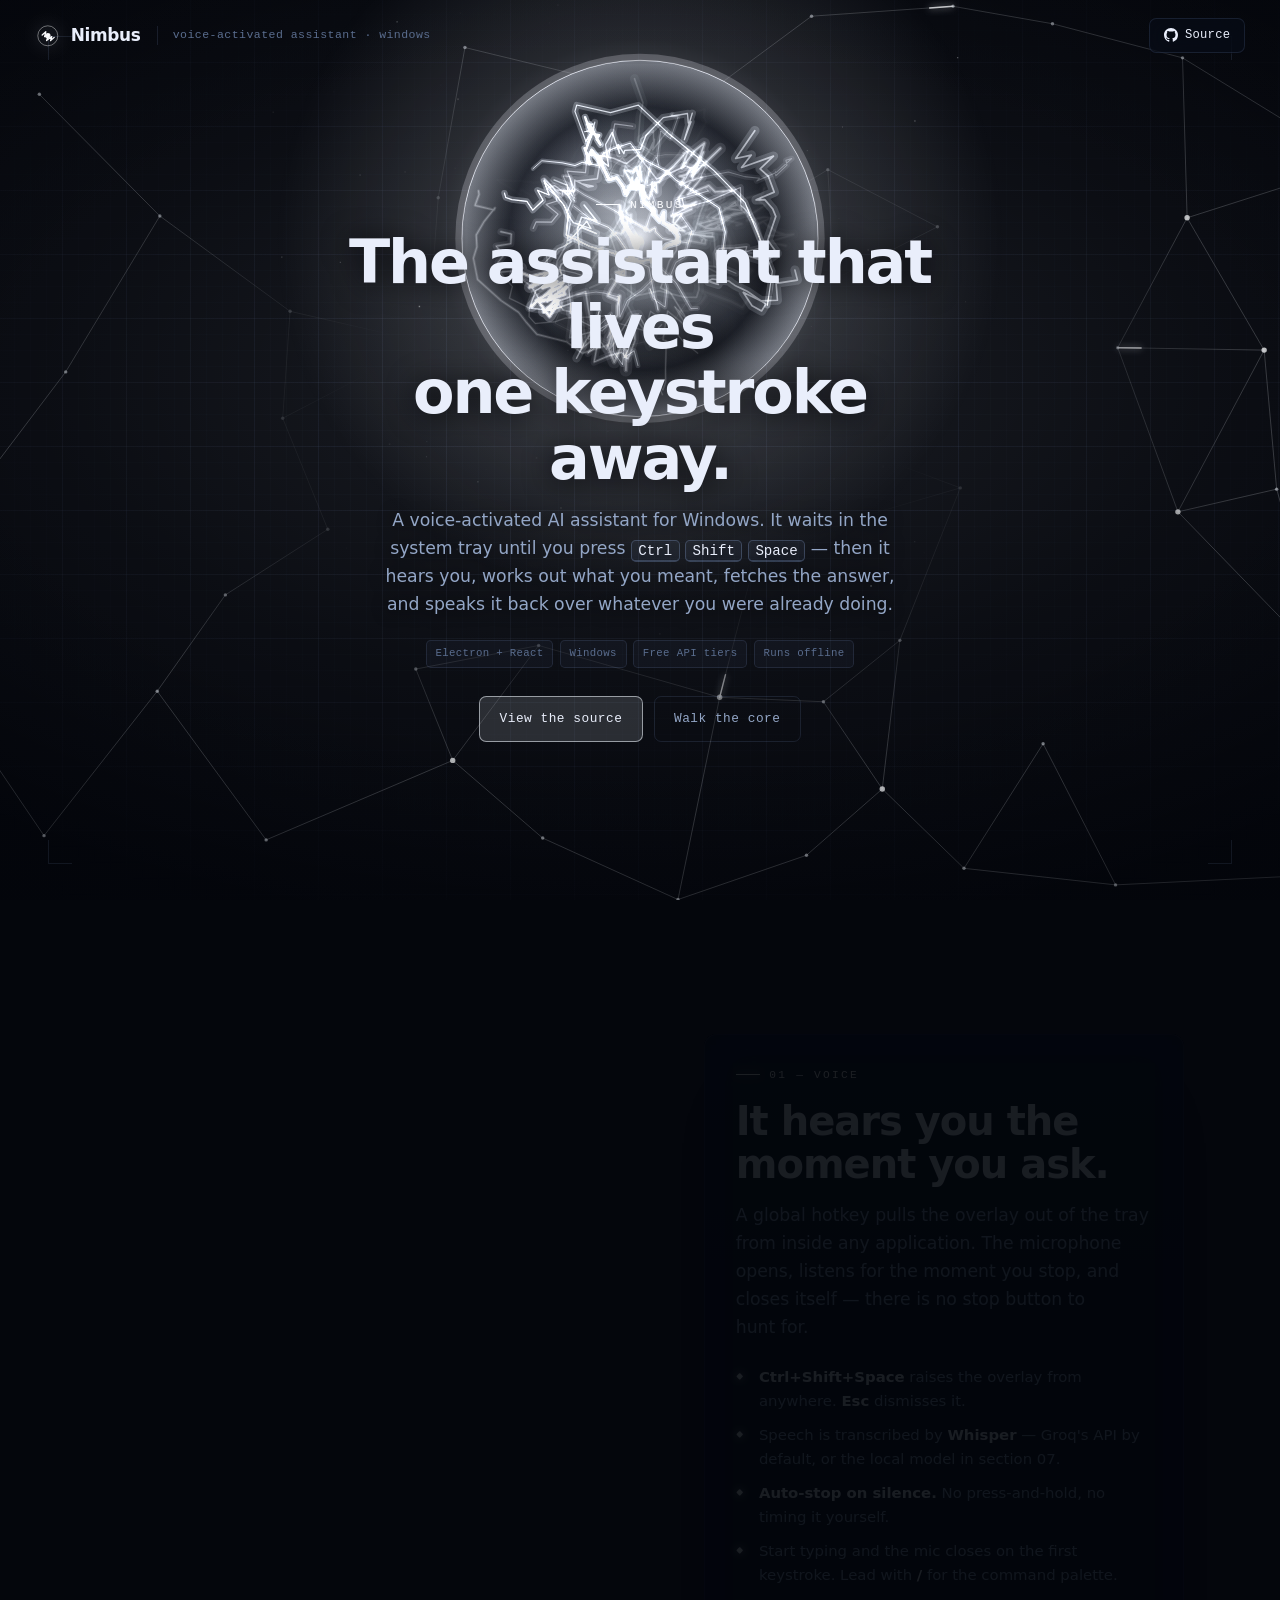
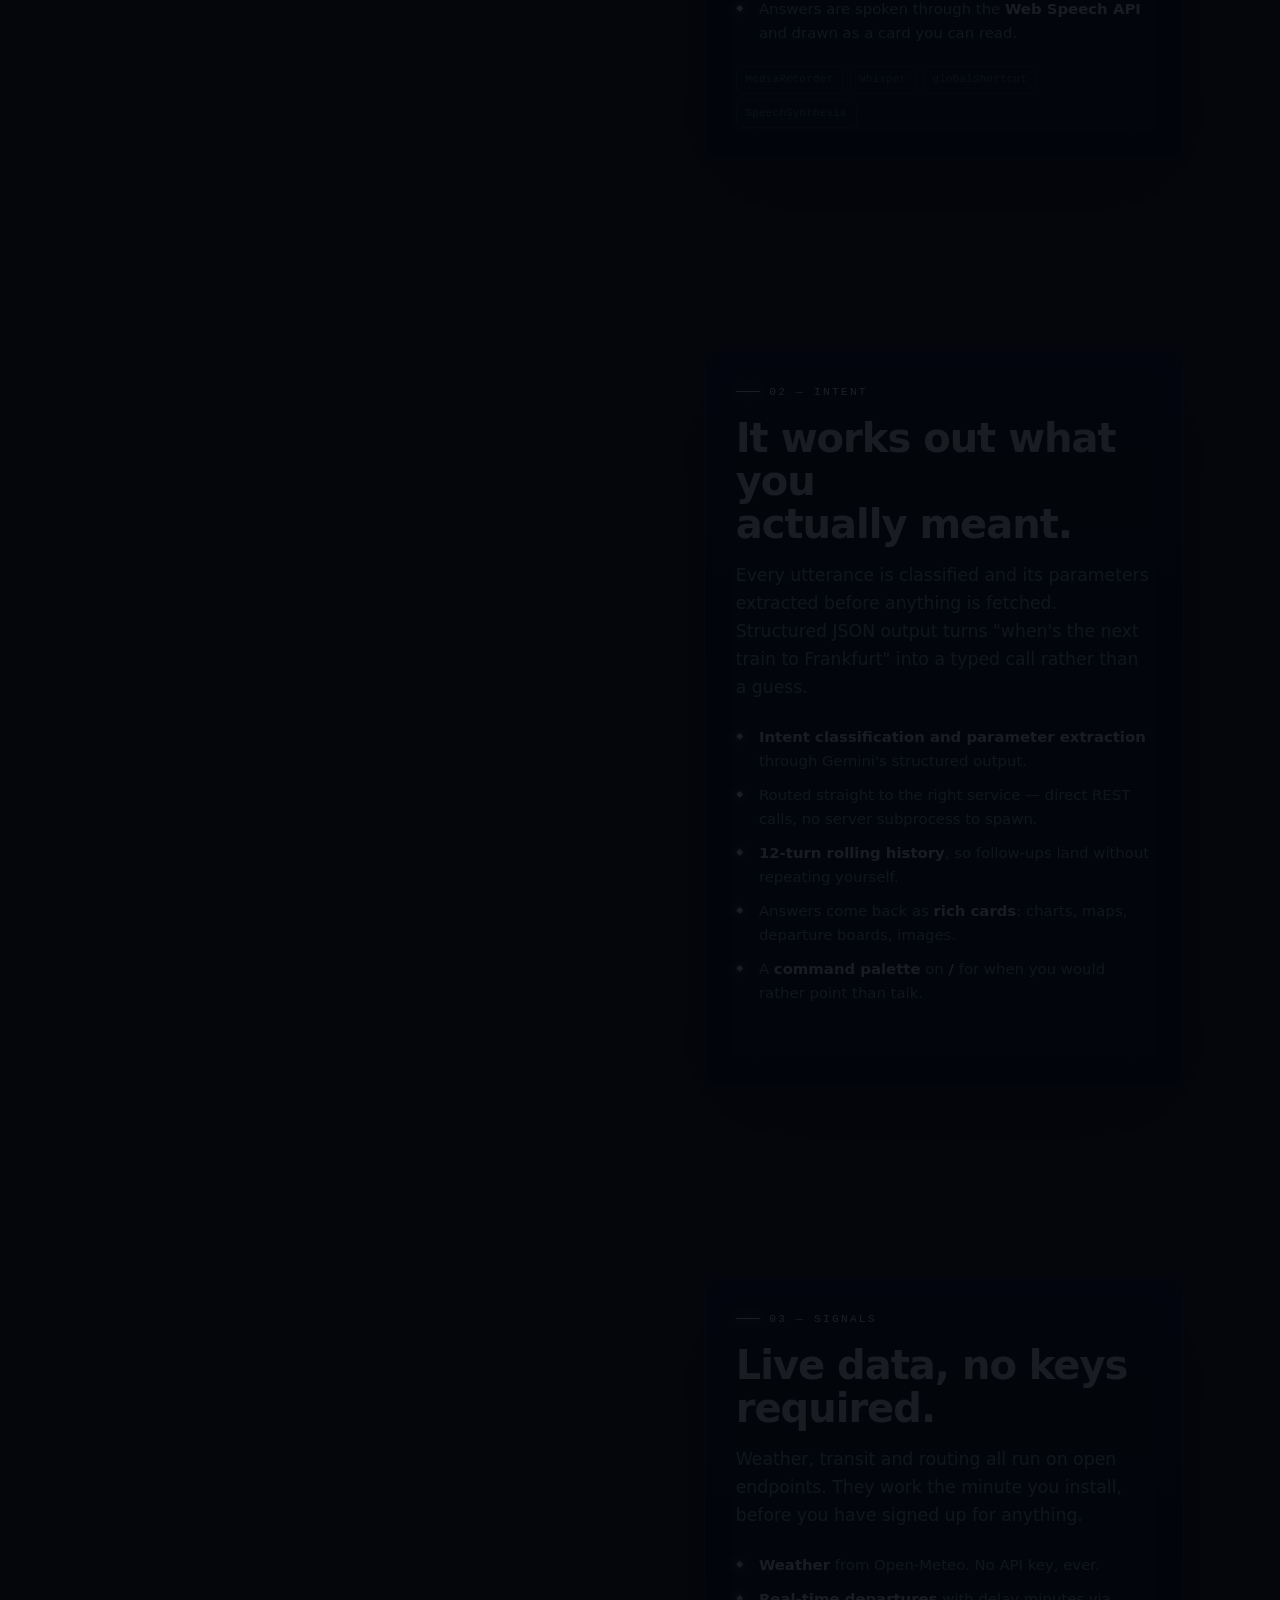
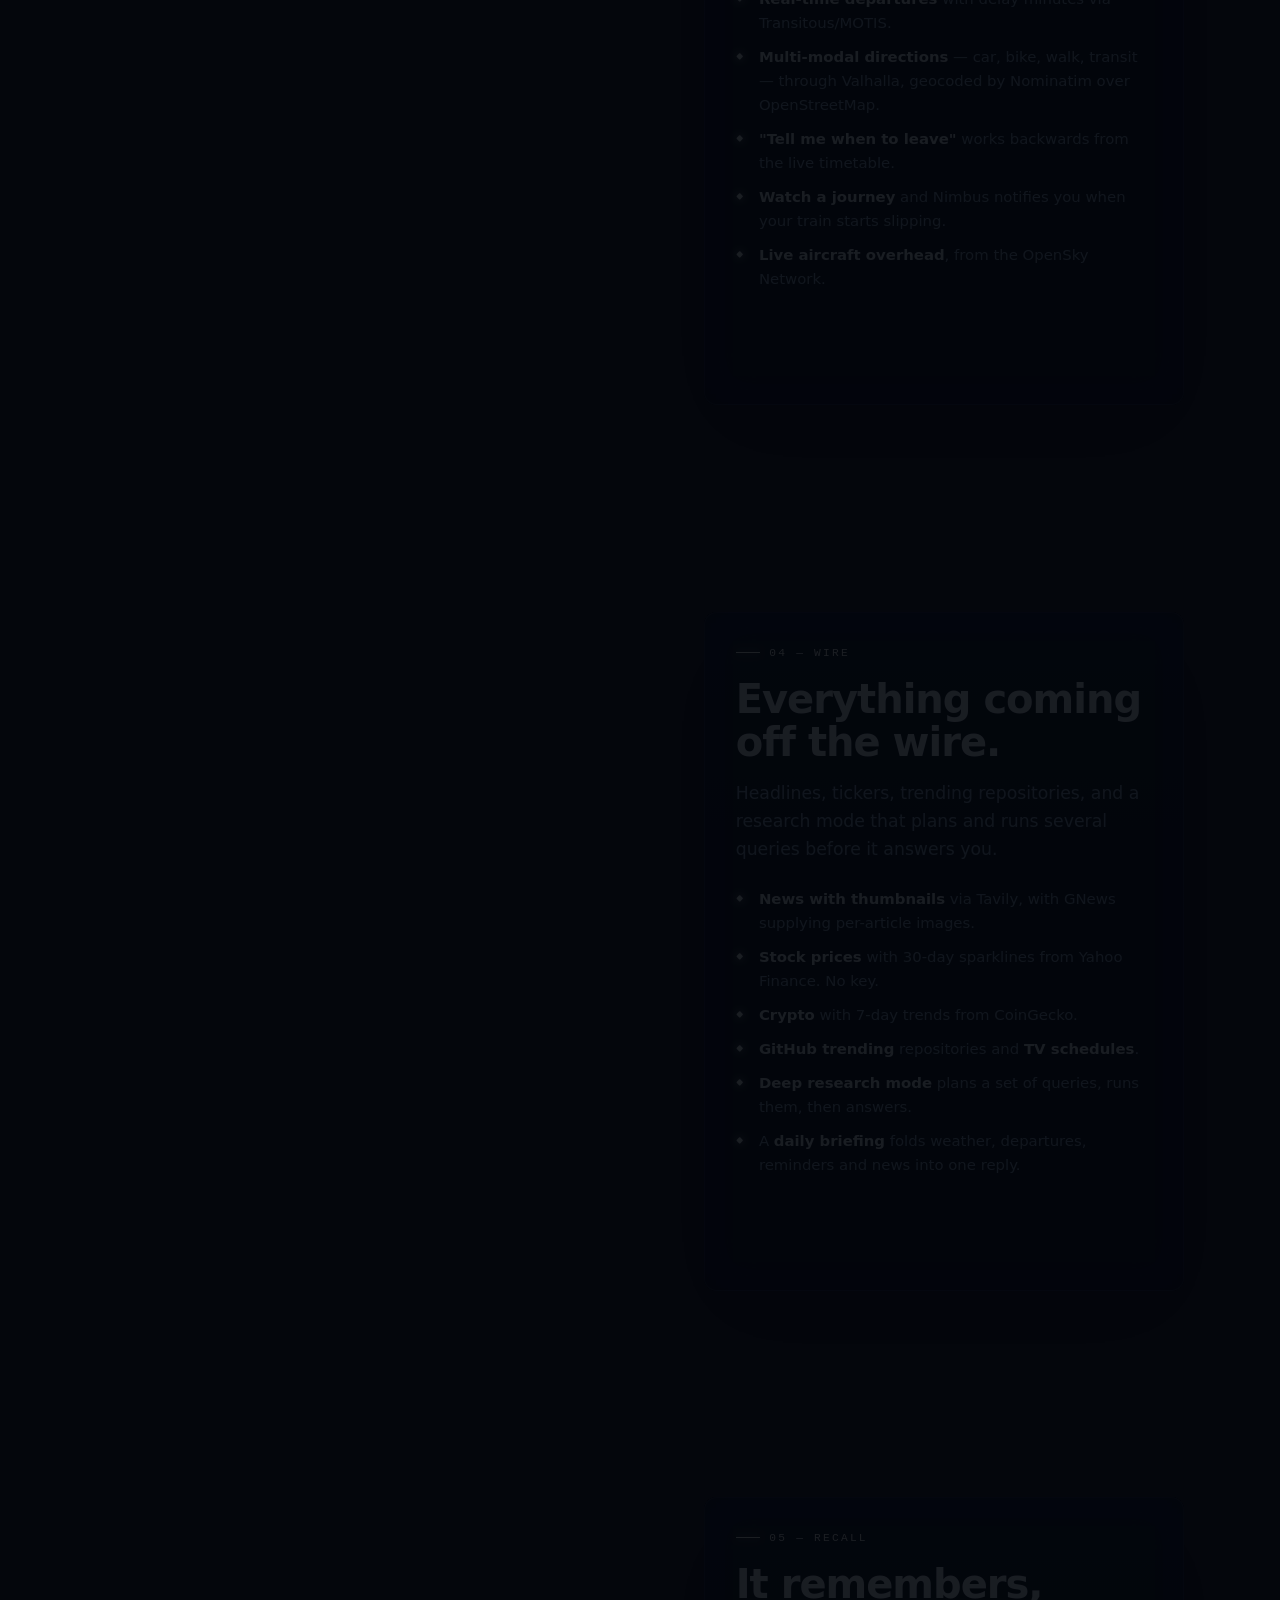
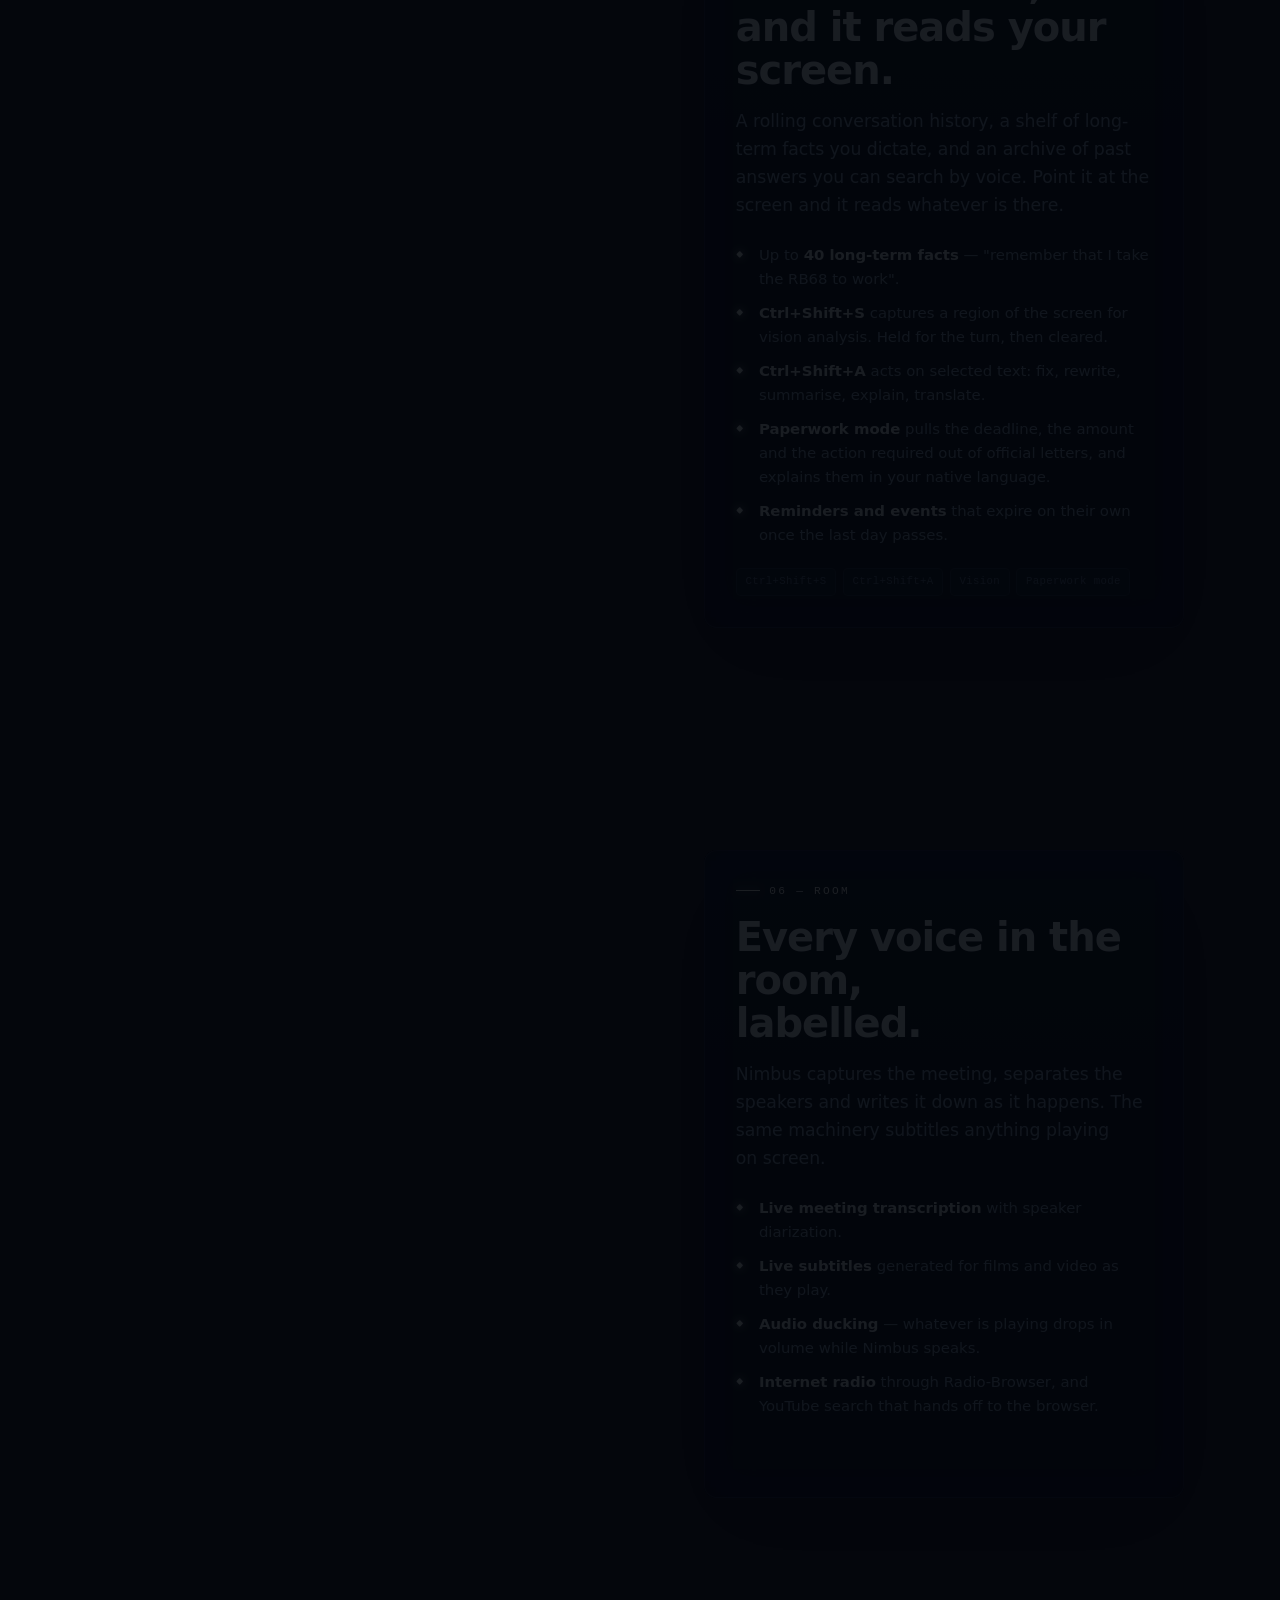
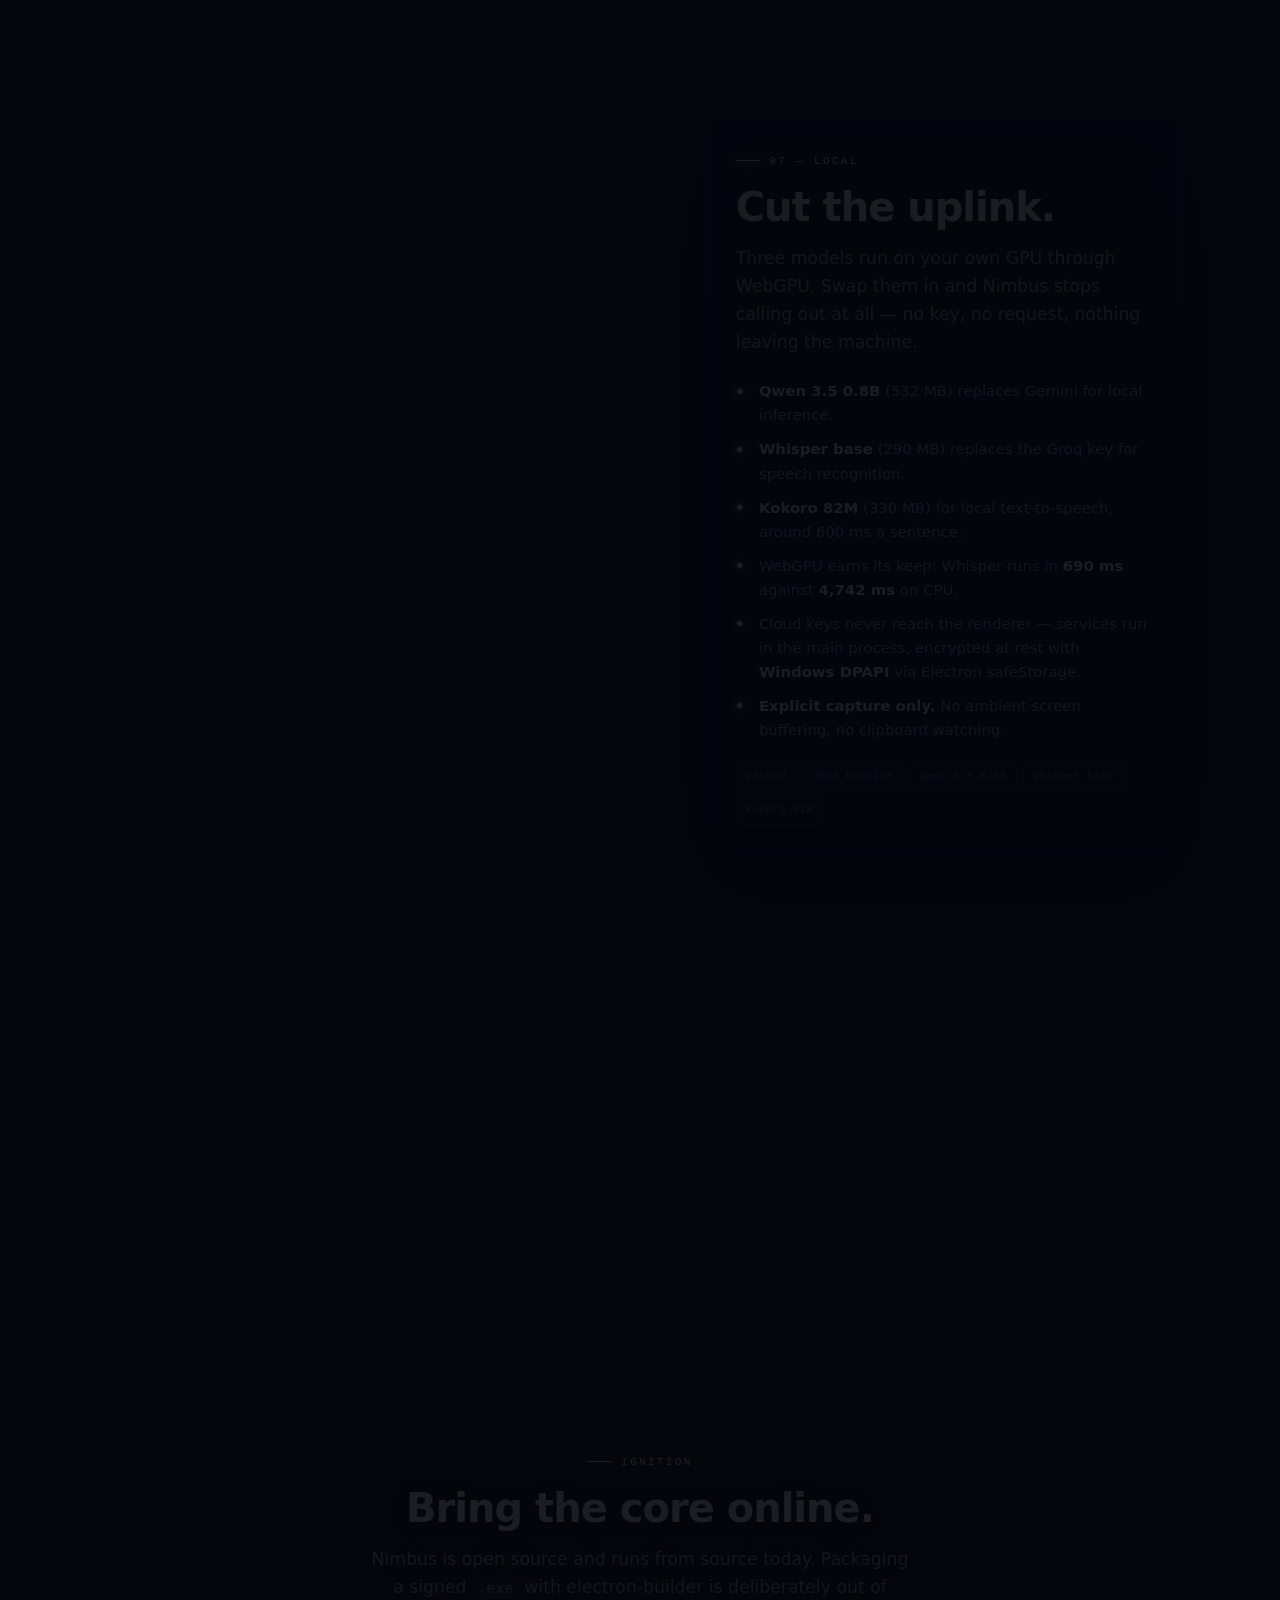
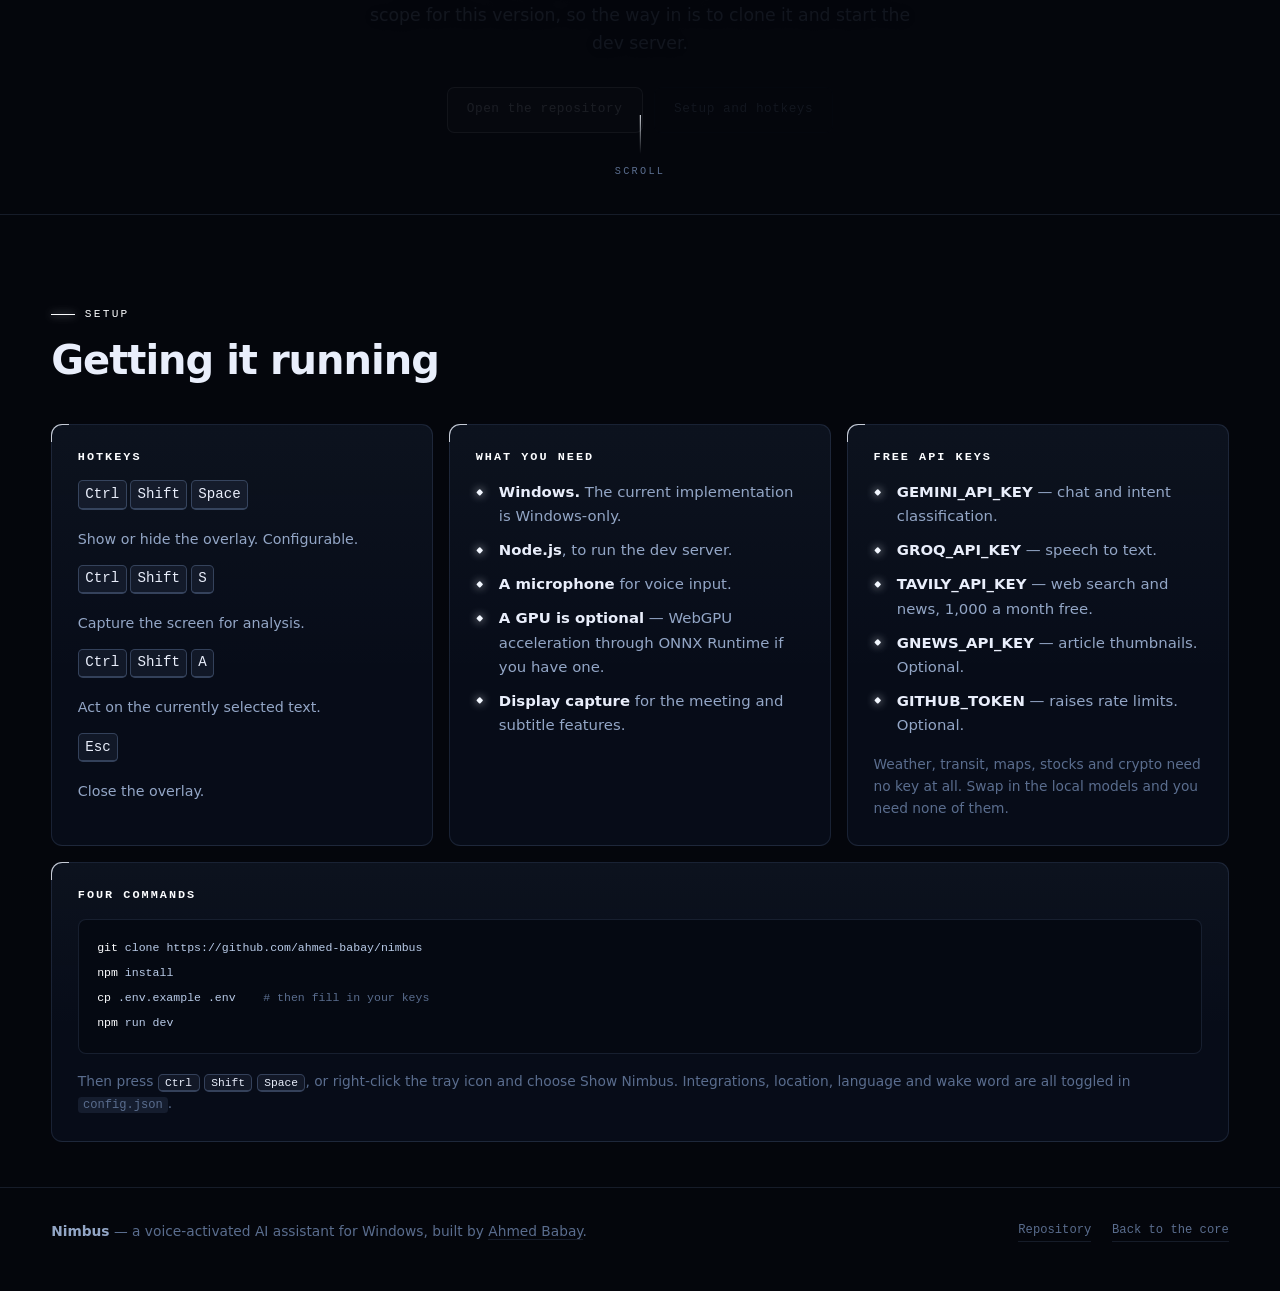
<file: index.html>
<!doctype html>
<html lang="en">
<head>
<meta charset="utf-8">
<meta name="viewport" content="width=device-width, initial-scale=1, viewport-fit=cover">
<title>Nimbus — a voice-activated AI assistant for Windows</title>
<meta name="description" content="Nimbus is a voice-activated AI assistant for Windows. Press Ctrl+Shift+Space and it listens, works out what you meant, and answers over whatever you were doing. Runs on local models if you want it to.">
<meta name="color-scheme" content="dark">
<meta name="theme-color" content="#04060c">

<meta property="og:type" content="website">
<meta property="og:title" content="Nimbus — a voice-activated AI assistant for Windows">
<meta property="og:description" content="One hotkey. Voice in, answers out — weather, transit, news, meeting transcription and local models that never leave your machine.">

<link rel="icon" href="assets/favicon.svg" type="image/svg+xml">
<link rel="stylesheet" href="assets/css/core.css">
<link rel="stylesheet" href="assets/css/stage.css">
<link rel="stylesheet" href="assets/css/formation.css">

<script>
  /* Set before first paint so the reveal states are armed. With
     scripting off this never runs and everything stays visible. */
  (function () {
    var d = document.documentElement;
    d.classList.add('js');

    /* Arm the opening sequence here rather than in formation.js, so
       the page is never painted once un-held and then blacked out. */
    var calm = false;
    try {
      calm = window.matchMedia &&
             window.matchMedia('(prefers-reduced-motion: reduce)').matches;
    } catch (e) {}

    if (!calm) {
      d.classList.add('is-intro');
      /* Backstop: if formation.js fails to load or throws, the hero
         must not stay hidden. Independent of that script. */
      setTimeout(function () { d.classList.remove('is-intro'); }, 6000);
    }
  })();
</script>
</head>
<body id="top">

<a class="skip" href="#main">Skip to content</a>

<header class="topbar">
  <a class="brand" href="#top">
    <svg class="brand__mark" viewBox="0 0 32 32" aria-hidden="true">
      <circle cx="16" cy="16" r="12.5" fill="none" stroke="rgb(var(--beam-2))" stroke-opacity=".5"/>
      <path d="M9 15 L13.5 11 L12 17 L17.5 14 L14.5 22 L21 17 L19.5 22 L24 18"
            fill="none" stroke="rgb(var(--beam-2))" stroke-width="1.6"
            stroke-linecap="round" stroke-linejoin="round"/>
      <circle cx="16" cy="16" r="3.4" fill="rgb(var(--beam-2))" fill-opacity=".95"/>
    </svg>
    Nimbus
  </a>
  <p class="brand__tag">voice-activated assistant · windows</p>

  <div class="topbar__spacer"></div>

  <a class="ghlink" href="https://github.com/ahmed-babay/nimbus" target="_blank" rel="noopener">
    <svg width="14" height="14" viewBox="0 0 16 16" fill="currentColor" aria-hidden="true">
      <path d="M8 0C3.58 0 0 3.58 0 8c0 3.54 2.29 6.53 5.47 7.59.4.07.55-.17.55-.38 0-.19-.01-.82-.01-1.49-2.01.37-2.53-.49-2.69-.94-.09-.23-.48-.94-.82-1.13-.28-.15-.68-.52-.01-.53.63-.01 1.08.58 1.23.82.72 1.21 1.87.87 2.33.66.07-.52.28-.87.51-1.07-1.78-.2-3.64-.89-3.64-3.95 0-.87.31-1.59.82-2.15-.08-.2-.36-1.02.08-2.12 0 0 .67-.21 2.2.82a7.4 7.4 0 0 1 2-.27c.68 0 1.36.09 2 .27 1.53-1.04 2.2-.82 2.2-.82.44 1.1.16 1.92.08 2.12.51.56.82 1.27.82 2.15 0 3.07-1.87 3.75-3.65 3.95.29.25.54.73.54 1.48 0 1.07-.01 1.93-.01 2.2 0 .21.15.46.55.38A8.01 8.01 0 0 0 16 8c0-4.42-3.58-8-8-8Z"/>
    </svg>
    <span>Source</span>
  </a>
</header>

<div class="hud" id="hud" aria-hidden="true">
  <div class="hud__row">
    <span class="hud__key">CORE</span>
    <span class="hud__val" id="hudBeat">CORE</span>
  </div>
  <div class="hud__row">
    <span class="hud__key">CHG</span>
    <span class="hud__val" id="hudCharge">000%</span>
    <span class="hud__meter"><i id="hudMeter"></i></span>
  </div>
</div>

<nav class="rail" id="rail" aria-label="Sections">
  <a href="#beat-open"><span>Core</span><i></i></a>
  <a href="#beat-voice"><span>01 Voice</span><i></i></a>
  <a href="#beat-intent"><span>02 Intent</span><i></i></a>
  <a href="#beat-signals"><span>03 Signals</span><i></i></a>
  <a href="#beat-wire"><span>04 Wire</span><i></i></a>
  <a href="#beat-recall"><span>05 Recall</span><i></i></a>
  <a href="#beat-room"><span>06 Room</span><i></i></a>
  <a href="#beat-local"><span>07 Local</span><i></i></a>
  <a href="#beat-close"><span>Ignition</span><i></i></a>
</nav>

<main id="main">
<div class="stack" id="stack">

  <!-- ============================================================
       THE STAGE: pinned for the whole scroll
       ============================================================ -->
  <div class="stage" id="stage">
    <div class="field" aria-hidden="true">
      <div class="field__grid"></div>
      <svg class="field__net" viewBox="0 0 1600 1000" preserveAspectRatio="xMidYMid slice" aria-hidden="true">
      <path class="net-edge" d="M591.9 844.9L550.9 743.4M591.9 844.9L691.9 931.2M591.9 844.9L687.4 717.2M1160 964.8L1069.2 876.6M1160 964.8L1247.9 826.3M1493.5 389L1507.4 543.5M1493.5 389L1330.8 386.3M605.5 52.8L762.9 91M605.5 52.8L575.8 219.7M550.9 743.4L687.4 717.2M39.2 690.9L63 818.2M39.2 690.9L54.5 555.2M137.8 928.5L63 818.2M137.8 928.5L263.6 768M266.5 240L411.2 345.9M266.5 240L132.6 104.8M575.8 219.7L563.9 381.1M691.9 931.2L842.2 999.5M54.5 555.2L161.9 413.2M453.1 588.1L403 464.7M453.1 588.1L339.3 661M563.9 381.1L622.5 501M563.9 381.1L411.2 345.9M888.5 774.8L1003.8 779.7M888.5 774.8L931.6 607.8M1008.7 188.5L1015.5 310.7M1008.7 188.5L1130.5 252M1008.7 188.5L878.6 267.3M990.6 18L886.7 94.8M990.6 18L1147.8 7M842.2 999.5L985 950.3M842.2 999.5L888.5 774.8M1155.9 542.1L1000.8 484.1M1155.9 542.1L1088.7 711.5M1155.9 542.1L931.6 607.8M403 464.7L411.2 345.9M403 464.7L563.9 381.1M1562.8 739L1507.4 543.5M1562.8 739L1571.6 971.3M1562.8 739L1397.7 568.7M687.4 717.2L888.5 774.8M1015.5 310.7L1130.5 252M1015.5 310.7L878.6 267.3M161.9 413.2L266.5 240M1069.2 876.6L985 950.3M1069.2 876.6L1003.8 779.7M1328.4 983.2L1160 964.8M1328.4 983.2L1247.9 826.3M886.7 94.8L762.9 91M760.3 441.7L622.5 501M760.3 441.7L563.9 381.1M760.3 441.7L878.6 267.3M1147.8 7L1258.3 26.4M1000.8 484.1L931.6 607.8M1594.9 182.3L1407.9 242M1594.9 182.3L1402.8 64.3M263.6 768L339.3 661M263.6 768L384.6 933.2M1402.8 64.3L1258.3 26.4M1402.8 64.3L1407.9 242M1330.8 386.3L1407.9 242M1571.6 971.3L1328.4 983.2M1088.7 711.5L1003.8 779.7M1088.7 711.5L1069.2 876.6M1397.7 568.7L1507.4 543.5M1397.7 568.7L1330.8 386.3M1397.7 568.7L1493.5 389M384.6 933.2L591.9 844.9M1407.9 242L1493.5 389"/>
      <path class="net-pulse" d="M563.9 381.1L403 464.7L453.1 588.1L339.3 661L263.6 768L384.6 933.2"/>
      <path class="net-pulse" d="M1147.8 7L990.6 18L886.7 94.8L762.9 91L605.5 52.8L575.8 219.7"/>
      <path class="net-pulse" d="M1330.8 386.3L1493.5 389L1397.7 568.7L1507.4 543.5L1562.8 739L1571.6 971.3"/>
      <path class="net-pulse" d="M888.5 774.8L931.6 607.8L1000.8 484.1L1155.9 542.1L1088.7 711.5L1003.8 779.7"/>
      <path class="net-pulse" d="M54.5 555.2L39.2 690.9L63 818.2L137.8 928.5L263.6 768L384.6 933.2"/>
      <circle class="net-node net-node--big" cx="591.9" cy="844.9" r="3"/>
      <circle class="net-node" cx="1160" cy="964.8" r="1.9"/>
      <circle class="net-node net-node--big" cx="1493.5" cy="389" r="3"/>
      <circle class="net-node" cx="605.5" cy="52.8" r="1.9"/>
      <circle class="net-node" cx="550.9" cy="743.4" r="1.9"/>
      <circle class="net-node" cx="39.2" cy="690.9" r="1.9"/>
      <circle class="net-node" cx="137.8" cy="928.5" r="1.9"/>
      <circle class="net-node" cx="266.5" cy="240" r="1.9"/>
      <circle class="net-node" cx="575.8" cy="219.7" r="1.9"/>
      <circle class="net-node" cx="691.9" cy="931.2" r="1.9"/>
      <circle class="net-node" cx="54.5" cy="555.2" r="1.9"/>
      <circle class="net-node" cx="453.1" cy="588.1" r="1.9"/>
      <circle class="net-node net-node--big" cx="563.9" cy="381.1" r="3"/>
      <circle class="net-node net-node--big" cx="888.5" cy="774.8" r="3"/>
      <circle class="net-node" cx="1008.7" cy="188.5" r="1.9"/>
      <circle class="net-node" cx="990.6" cy="18" r="1.9"/>
      <circle class="net-node" cx="842.2" cy="999.5" r="1.9"/>
      <circle class="net-node" cx="1155.9" cy="542.1" r="1.9"/>
      <circle class="net-node" cx="403" cy="464.7" r="1.9"/>
      <circle class="net-node" cx="1562.8" cy="739" r="1.9"/>
      <circle class="net-node" cx="687.4" cy="717.2" r="1.9"/>
      <circle class="net-node" cx="1015.5" cy="310.7" r="1.9"/>
      <circle class="net-node" cx="161.9" cy="413.2" r="1.9"/>
      <circle class="net-node" cx="878.6" cy="267.3" r="1.9"/>
      <circle class="net-node net-node--big" cx="1069.2" cy="876.6" r="3"/>
      <circle class="net-node" cx="985" cy="950.3" r="1.9"/>
      <circle class="net-node" cx="1328.4" cy="983.2" r="1.9"/>
      <circle class="net-node" cx="886.7" cy="94.8" r="1.9"/>
      <circle class="net-node" cx="760.3" cy="441.7" r="1.9"/>
      <circle class="net-node" cx="132.6" cy="104.8" r="1.9"/>
      <circle class="net-node" cx="1147.8" cy="7" r="1.9"/>
      <circle class="net-node" cx="1000.8" cy="484.1" r="1.9"/>
      <circle class="net-node" cx="1594.9" cy="182.3" r="1.9"/>
      <circle class="net-node" cx="762.9" cy="91" r="1.9"/>
      <circle class="net-node" cx="263.6" cy="768" r="1.9"/>
      <circle class="net-node" cx="1402.8" cy="64.3" r="1.9"/>
      <circle class="net-node" cx="1247.9" cy="826.3" r="1.9"/>
      <circle class="net-node" cx="1330.8" cy="386.3" r="1.9"/>
      <circle class="net-node" cx="1571.6" cy="971.3" r="1.9"/>
      <circle class="net-node" cx="1088.7" cy="711.5" r="1.9"/>
      <circle class="net-node" cx="1130.5" cy="252" r="1.9"/>
      <circle class="net-node net-node--big" cx="1397.7" cy="568.7" r="3"/>
      <circle class="net-node" cx="622.5" cy="501" r="1.9"/>
      <circle class="net-node" cx="1507.4" cy="543.5" r="1.9"/>
      <circle class="net-node" cx="931.6" cy="607.8" r="1.9"/>
      <circle class="net-node" cx="384.6" cy="933.2" r="1.9"/>
      <circle class="net-node" cx="63" cy="818.2" r="1.9"/>
      <circle class="net-node net-node--big" cx="1407.9" cy="242" r="3"/>
      <circle class="net-node" cx="1003.8" cy="779.7" r="1.9"/>
      <circle class="net-node" cx="411.2" cy="345.9" r="1.9"/>
      <circle class="net-node" cx="1258.3" cy="26.4" r="1.9"/>
      <circle class="net-node" cx="339.3" cy="661" r="1.9"/>
      </svg>
      <div class="field__marks"><i></i><i></i><i></i><i></i></div>
      <div class="field__vignette"></div>
    </div>

    <!-- The core. Every arc is generated per frame in orb.js -
         no video, no sprite sheet. -->
    <canvas id="orb" aria-hidden="true"></canvas>
    <div class="orb-fallback" aria-hidden="true"></div>
  </div>

  <!-- ============================================================
       THE SCORE: copy scrolls past the pinned core
       ============================================================ -->
  <div class="beats" id="beats">

    <section class="beat beat--open" id="beat-open">
      <div class="beat__panel">
        <p class="eyebrow reveal">Nimbus</p>
        <h1 class="reveal" style="--rd:70ms">The assistant that lives<br>one keystroke away.</h1>
        <p class="lede reveal" style="--rd:150ms">
          A voice-activated AI assistant for Windows. It waits in the system tray
          until you press <kbd>Ctrl</kbd> <kbd>Shift</kbd> <kbd>Space</kbd> — then it
          hears you, works out what you meant, fetches the answer, and speaks it back
          over whatever you were already doing.
        </p>
        <div class="chips reveal" style="--rd:230ms">
          <span class="chip">Electron + React</span>
          <span class="chip">Windows</span>
          <span class="chip">Free API tiers</span>
          <span class="chip">Runs offline</span>
        </div>
        <div class="cta reveal" style="--rd:310ms">
          <a class="btn" href="https://github.com/ahmed-babay/nimbus" target="_blank" rel="noopener">View the source</a>
          <a class="btn btn--ghost" href="#beat-voice">Walk the core</a>
        </div>
      </div>
      <div class="cue" aria-hidden="true"><i></i>Scroll</div>
    </section>

    <section class="beat" id="beat-voice">
      <div class="beat__panel">
        <p class="eyebrow reveal">01 — Voice</p>
        <h2 class="reveal" style="--rd:70ms">It hears you the moment you ask.</h2>
        <p class="lede reveal" style="--rd:130ms">
          A global hotkey pulls the overlay out of the tray from inside any
          application. The microphone opens, listens for the moment you stop, and
          closes itself — there is no stop button to hunt for.
        </p>
        <ul class="ticks reveal" style="--rd:190ms">
          <li><b>Ctrl+Shift+Space</b> raises the overlay from anywhere. <b>Esc</b> dismisses it.</li>
          <li>Speech is transcribed by <b>Whisper</b> — Groq's API by default, or the local model in section 07.</li>
          <li><b>Auto-stop on silence.</b> No press-and-hold, no timing it yourself.</li>
          <li>Start typing and the mic closes on the first keystroke. Lead with <b>/</b> for the command palette.</li>
          <li>Answers are spoken through the <b>Web Speech API</b> and drawn as a card you can read.</li>
        </ul>
        <div class="chips reveal" style="--rd:250ms">
          <span class="chip">MediaRecorder</span>
          <span class="chip">Whisper</span>
          <span class="chip">globalShortcut</span>
          <span class="chip">SpeechSynthesis</span>
        </div>
      </div>
    </section>

    <section class="beat" id="beat-intent">
      <div class="beat__panel">
        <p class="eyebrow reveal">02 — Intent</p>
        <h2 class="reveal" style="--rd:70ms">It works out what you<br>actually meant.</h2>
        <p class="lede reveal" style="--rd:130ms">
          Every utterance is classified and its parameters extracted before anything is
          fetched. Structured JSON output turns "when's the next train to Frankfurt"
          into a typed call rather than a guess.
        </p>
        <ul class="ticks reveal" style="--rd:190ms">
          <li><b>Intent classification and parameter extraction</b> through Gemini's structured output.</li>
          <li>Routed straight to the right service — direct REST calls, no server subprocess to spawn.</li>
          <li><b>12-turn rolling history</b>, so follow-ups land without repeating yourself.</li>
          <li>Answers come back as <b>rich cards</b>: charts, maps, departure boards, images.</li>
          <li>A <b>command palette</b> on <b>/</b> for when you would rather point than talk.</li>
        </ul>
        <div class="chips reveal" style="--rd:250ms">
          <span class="chip">Gemini</span>
          <span class="chip">Structured output</span>
          <span class="chip">Response cards</span>
        </div>
      </div>
    </section>

    <section class="beat" id="beat-signals">
      <div class="beat__panel">
        <p class="eyebrow reveal">03 — Signals</p>
        <h2 class="reveal" style="--rd:70ms">Live data, no keys required.</h2>
        <p class="lede reveal" style="--rd:130ms">
          Weather, transit and routing all run on open endpoints. They work the minute
          you install, before you have signed up for anything.
        </p>
        <ul class="ticks reveal" style="--rd:190ms">
          <li><b>Weather</b> from Open-Meteo. No API key, ever.</li>
          <li><b>Real-time departures</b> with delay minutes via Transitous/MOTIS.</li>
          <li><b>Multi-modal directions</b> — car, bike, walk, transit — through Valhalla, geocoded by Nominatim over OpenStreetMap.</li>
          <li><b>"Tell me when to leave"</b> works backwards from the live timetable.</li>
          <li><b>Watch a journey</b> and Nimbus notifies you when your train starts slipping.</li>
          <li><b>Live aircraft overhead</b>, from the OpenSky Network.</li>
        </ul>
        <div class="chips reveal" style="--rd:250ms">
          <span class="chip">Open-Meteo</span>
          <span class="chip">Transitous / MOTIS</span>
          <span class="chip">Valhalla</span>
          <span class="chip">Nominatim</span>
          <span class="chip">OpenSky</span>
        </div>
      </div>
    </section>

    <section class="beat" id="beat-wire">
      <div class="beat__panel">
        <p class="eyebrow reveal">04 — Wire</p>
        <h2 class="reveal" style="--rd:70ms">Everything coming<br>off the wire.</h2>
        <p class="lede reveal" style="--rd:130ms">
          Headlines, tickers, trending repositories, and a research mode that plans and
          runs several queries before it answers you.
        </p>
        <ul class="ticks reveal" style="--rd:190ms">
          <li><b>News with thumbnails</b> via Tavily, with GNews supplying per-article images.</li>
          <li><b>Stock prices</b> with 30-day sparklines from Yahoo Finance. No key.</li>
          <li><b>Crypto</b> with 7-day trends from CoinGecko.</li>
          <li><b>GitHub trending</b> repositories and <b>TV schedules</b>.</li>
          <li><b>Deep research mode</b> plans a set of queries, runs them, then answers.</li>
          <li>A <b>daily briefing</b> folds weather, departures, reminders and news into one reply.</li>
        </ul>
        <div class="chips reveal" style="--rd:250ms">
          <span class="chip">Tavily</span>
          <span class="chip">GNews</span>
          <span class="chip">Yahoo Finance</span>
          <span class="chip">CoinGecko</span>
          <span class="chip">GitHub REST</span>
          <span class="chip">TVMaze</span>
        </div>
      </div>
    </section>

    <section class="beat" id="beat-recall">
      <div class="beat__panel">
        <p class="eyebrow reveal">05 — Recall</p>
        <h2 class="reveal" style="--rd:70ms">It remembers,<br>and it reads your screen.</h2>
        <p class="lede reveal" style="--rd:130ms">
          A rolling conversation history, a shelf of long-term facts you dictate, and an
          archive of past answers you can search by voice. Point it at the screen and it
          reads whatever is there.
        </p>
        <ul class="ticks reveal" style="--rd:190ms">
          <li>Up to <b>40 long-term facts</b> — "remember that I take the RB68 to work".</li>
          <li><b>Ctrl+Shift+S</b> captures a region of the screen for vision analysis. Held for the turn, then cleared.</li>
          <li><b>Ctrl+Shift+A</b> acts on selected text: fix, rewrite, summarise, explain, translate.</li>
          <li><b>Paperwork mode</b> pulls the deadline, the amount and the action required out of official letters, and explains them in your native language.</li>
          <li><b>Reminders and events</b> that expire on their own once the last day passes.</li>
        </ul>
        <div class="chips reveal" style="--rd:250ms">
          <span class="chip">Ctrl+Shift+S</span>
          <span class="chip">Ctrl+Shift+A</span>
          <span class="chip">Vision</span>
          <span class="chip">Paperwork mode</span>
        </div>
      </div>
    </section>

    <section class="beat" id="beat-room">
      <div class="beat__panel">
        <p class="eyebrow reveal">06 — Room</p>
        <h2 class="reveal" style="--rd:70ms">Every voice in the room,<br>labelled.</h2>
        <p class="lede reveal" style="--rd:130ms">
          Nimbus captures the meeting, separates the speakers and writes it down as it
          happens. The same machinery subtitles anything playing on screen.
        </p>
        <ul class="ticks reveal" style="--rd:190ms">
          <li><b>Live meeting transcription</b> with speaker diarization.</li>
          <li><b>Live subtitles</b> generated for films and video as they play.</li>
          <li><b>Audio ducking</b> — whatever is playing drops in volume while Nimbus speaks.</li>
          <li><b>Internet radio</b> through Radio-Browser, and YouTube search that hands off to the browser.</li>
        </ul>
        <div class="chips reveal" style="--rd:250ms">
          <span class="chip">Diarization</span>
          <span class="chip">Live subtitles</span>
          <span class="chip">Radio-Browser</span>
          <span class="chip">Ducking</span>
        </div>
      </div>
    </section>

    <section class="beat" id="beat-local">
      <div class="beat__panel">
        <p class="eyebrow reveal">07 — Local</p>
        <h2 class="reveal" style="--rd:70ms">Cut the uplink.</h2>
        <p class="lede reveal" style="--rd:130ms">
          Three models run on your own GPU through WebGPU. Swap them in and Nimbus stops
          calling out at all — no key, no request, nothing leaving the machine.
        </p>
        <ul class="ticks reveal" style="--rd:190ms">
          <li><b>Qwen 3.5 0.8B</b> (532 MB) replaces Gemini for local inference.</li>
          <li><b>Whisper base</b> (290 MB) replaces the Groq key for speech recognition.</li>
          <li><b>Kokoro 82M</b> (330 MB) for local text-to-speech, around 600 ms a sentence.</li>
          <li>WebGPU earns its keep: Whisper runs in <b>690 ms</b> against <b>4,742 ms</b> on CPU.</li>
          <li>Cloud keys never reach the renderer — services run in the main process, encrypted at rest with <b>Windows DPAPI</b> via Electron safeStorage.</li>
          <li><b>Explicit capture only.</b> No ambient screen buffering, no clipboard watching.</li>
        </ul>
        <div class="chips reveal" style="--rd:250ms">
          <span class="chip">WebGPU</span>
          <span class="chip">ONNX Runtime</span>
          <span class="chip">Qwen 3.5 0.8B</span>
          <span class="chip">Whisper base</span>
          <span class="chip">Kokoro 82M</span>
        </div>
      </div>
    </section>

    <section class="beat beat--close" id="beat-close">
      <div class="beat__panel">
        <p class="eyebrow reveal">Ignition</p>
        <h2 class="reveal" style="--rd:70ms">Bring the core online.</h2>
        <p class="lede reveal" style="--rd:130ms">
          Nimbus is open source and runs from source today. Packaging a signed
          <code>.exe</code> with electron-builder is deliberately out of scope for this
          version, so the way in is to clone it and start the dev server.
        </p>
        <div class="cta reveal" style="--rd:210ms">
          <a class="btn" href="https://github.com/ahmed-babay/nimbus" target="_blank" rel="noopener">Open the repository</a>
          <a class="btn btn--ghost" href="#setup">Setup and hotkeys</a>
        </div>
      </div>
    </section>

  </div><!-- /.beats -->
</div><!-- /.stack -->

<section class="outro" id="setup">
  <div class="shell">
    <p class="eyebrow reveal">Setup</p>
    <h2 class="reveal" style="--rd:60ms">Getting it running</h2>

    <div class="grid">
      <div class="panel reveal" style="--rd:120ms">
        <h3>Hotkeys</h3>
        <dl class="deflist">
          <dt><kbd>Ctrl</kbd><kbd>Shift</kbd><kbd>Space</kbd></dt>
          <dd>Show or hide the overlay. Configurable.</dd>
          <dt><kbd>Ctrl</kbd><kbd>Shift</kbd><kbd>S</kbd></dt>
          <dd>Capture the screen for analysis.</dd>
          <dt><kbd>Ctrl</kbd><kbd>Shift</kbd><kbd>A</kbd></dt>
          <dd>Act on the currently selected text.</dd>
          <dt><kbd>Esc</kbd></dt>
          <dd>Close the overlay.</dd>
        </dl>
      </div>

      <div class="panel reveal" style="--rd:180ms">
        <h3>What you need</h3>
        <ul class="ticks">
          <li><b>Windows.</b> The current implementation is Windows-only.</li>
          <li><b>Node.js</b>, to run the dev server.</li>
          <li><b>A microphone</b> for voice input.</li>
          <li><b>A GPU is optional</b> — WebGPU acceleration through ONNX Runtime if you have one.</li>
          <li><b>Display capture</b> for the meeting and subtitle features.</li>
        </ul>
      </div>

      <div class="panel reveal" style="--rd:240ms">
        <h3>Free API keys</h3>
        <ul class="ticks">
          <li><b>GEMINI_API_KEY</b> — chat and intent classification.</li>
          <li><b>GROQ_API_KEY</b> — speech to text.</li>
          <li><b>TAVILY_API_KEY</b> — web search and news, 1,000 a month free.</li>
          <li><b>GNEWS_API_KEY</b> — article thumbnails. Optional.</li>
          <li><b>GITHUB_TOKEN</b> — raises rate limits. Optional.</li>
        </ul>
        <p class="note">Weather, transit, maps, stocks and crypto need no key at all. Swap in the local models and you need none of them.</p>
      </div>
    </div>

    <div class="panel panel--wide reveal" style="--rd:120ms">
      <h3>Four commands</h3>
      <pre class="code"><code><span class="p">git</span> clone https://github.com/ahmed-babay/nimbus
<span class="p">npm</span> install
<span class="p">cp</span> .env.example .env    <span class="c"># then fill in your keys</span>
<span class="p">npm</span> run dev</code></pre>
      <p class="note">
        Then press <kbd>Ctrl</kbd> <kbd>Shift</kbd> <kbd>Space</kbd>, or right-click the
        tray icon and choose Show Nimbus. Integrations, location, language and wake word
        are all toggled in <code>config.json</code>.
      </p>
    </div>
  </div>
</section>

<footer class="foot">
  <div class="shell foot__inner">
    <p>
      <b>Nimbus</b> — a voice-activated AI assistant for Windows,
      built by <a href="https://github.com/ahmed-babay" target="_blank" rel="noopener">Ahmed Babay</a>.
    </p>
    <p class="foot__links">
      <a href="https://github.com/ahmed-babay/nimbus" target="_blank" rel="noopener">Repository</a>
      <a href="#top">Back to the core</a>
    </p>
  </div>
</footer>
</main>

<script src="assets/js/beats.js"></script>
<script src="assets/js/orb.js"></script>
<script src="assets/js/app.js"></script>
<script src="assets/js/formation.js"></script>
</body>
</html>
</file>
<file: assets/css/core.css>
/* ============================================================
   Nimbus - core tokens, reset, chrome, content.

   Dark, terminal-adjacent. The accent colour is not fixed: the
   orb's palette shifts as you scroll and app.js writes the
   current beam colour back into --beam, so every accent on the
   page - rules, chips, links, the HUD - drifts with it.
   ============================================================ */

:root {
  color-scheme: dark;

  /* --- surfaces ------------------------------------------- */
  --void: #04060c;
  --void-2: #070b15;
  --panel: rgba(11, 18, 33, .58);
  --panel-solid: #0a1120;
  --line: rgba(150, 180, 235, .13);
  --line-strong: rgba(150, 180, 235, .26);

  /* --- type ----------------------------------------------- */
  --ink: #e9eefb;
  --dim: #93a6c6;
  --faint: #5a6d8e;

  /* --- the live accent, driven by the orb ------------------ */
  --beam: 79 124 255;
  --beam-2: 125 211 252;

  /* --- fonts ---------------------------------------------- */
  --sans: ui-sans-serif, system-ui, "Segoe UI Variable Text", "Segoe UI",
          Inter, Roboto, "Helvetica Neue", Arial, sans-serif;
  --mono: ui-monospace, "Cascadia Mono", "SF Mono", "JetBrains Mono",
          Consolas, "Liberation Mono", monospace;

  --ease: cubic-bezier(.4, .05, .18, 1);
  --shell: min(78rem, 100%);
}

/* ---------------------------------------------------------- reset */
*, *::before, *::after { box-sizing: border-box; }

html {
  -webkit-text-size-adjust: 100%;
  scroll-behavior: smooth;
  /* clip rather than hidden: `hidden` would make this a scroll
     container and break `position: sticky` on the stage */
  overflow-x: clip;
  background: var(--void);
}

body {
  margin: 0;
  background: var(--void);
  color: var(--ink);
  font-family: var(--sans);
  font-size: clamp(1rem, .95rem + .22vw, 1.08rem);
  line-height: 1.62;
  -webkit-font-smoothing: antialiased;
}

h1, h2, h3 {
  margin: 0;
  line-height: 1.08;
  font-weight: 620;
  letter-spacing: -.025em;
}
p { margin: 0; }
img, svg, canvas { display: block; max-width: 100%; }
a { color: inherit; }
button { font: inherit; color: inherit; }

::selection { background: rgb(var(--beam) / .32); color: var(--ink); }

:focus-visible {
  outline: 2px solid rgb(var(--beam));
  outline-offset: 3px;
  border-radius: 4px;
}

.vh {
  position: absolute;
  width: 1px; height: 1px;
  margin: -1px; padding: 0; border: 0;
  clip-path: inset(50%);
  overflow: hidden;
  white-space: nowrap;
}

.skip {
  position: fixed; top: .5rem; left: .5rem; z-index: 200;
  padding: .6rem 1rem;
  border: 1px solid var(--line-strong);
  border-radius: .5rem;
  background: var(--panel-solid);
  text-decoration: none;
  transform: translateY(-180%);
  transition: transform .2s var(--ease);
}
.skip:focus-visible { transform: none; }

/* ---------------------------------------------------------- top bar */
.topbar {
  position: fixed; inset: 0 0 auto 0; z-index: 60;
  display: flex; align-items: center; gap: 1rem;
  padding: 1.1rem clamp(1rem, 3vw, 2.2rem);
  pointer-events: none;
}
.topbar > * { pointer-events: auto; }

.brand {
  display: inline-flex; align-items: center; gap: .62rem;
  font-weight: 640; font-size: 1.06rem;
  letter-spacing: -.02em;
  text-decoration: none;
}
.brand__mark {
  width: 1.6rem; height: 1.6rem; flex: none;
  filter: drop-shadow(0 0 10px rgb(var(--beam) / .55));
}

.brand__tag {
  padding-left: .95rem;
  border-left: 1px solid var(--line);
  font-family: var(--mono);
  font-size: .72rem;
  letter-spacing: .04em;
  color: var(--faint);
}
@media (max-width: 54rem) { .brand__tag { display: none; } }

.topbar__spacer { margin-left: auto; }

.ghlink {
  display: inline-flex; align-items: center; gap: .45rem;
  padding: .44rem .85rem;
  border: 1px solid var(--line);
  border-radius: .45rem;
  background: rgba(8, 14, 26, .55);
  backdrop-filter: blur(14px);
  -webkit-backdrop-filter: blur(14px);
  font-family: var(--mono);
  font-size: .76rem; letter-spacing: .02em;
  text-decoration: none;
  transition: border-color .25s, color .25s, box-shadow .25s;
}
.ghlink:hover {
  border-color: rgb(var(--beam) / .55);
  box-shadow: 0 0 22px -6px rgb(var(--beam) / .5);
}
@media (max-width: 32rem) { .ghlink span { display: none; } }

/* ---------------------------------------------------------- HUD */
/* Bottom-left readout: which beat, and the live core state. */
.hud {
  position: fixed; z-index: 55;
  left: clamp(1rem, 3vw, 2.2rem);
  bottom: clamp(1rem, 3vw, 1.8rem);
  display: grid; gap: .5rem;
  font-family: var(--mono); font-size: .7rem;
  letter-spacing: .08em;
  color: var(--faint);
  opacity: 0;
  transition: opacity .6s var(--ease);
}
.hud.is-on { opacity: 1; }

.hud__row { display: flex; align-items: center; gap: .55rem; }
.hud__key { color: var(--faint); }
.hud__val { color: rgb(var(--beam-2)); }

.hud__meter {
  width: 6.5rem; height: 3px;
  border-radius: 2px;
  background: rgb(150 180 235 / .14);
  overflow: hidden;
}
.hud__meter i {
  display: block; height: 100%;
  width: var(--w, 0%);
  border-radius: 2px;
  background: linear-gradient(90deg, rgb(var(--beam)), rgb(var(--beam-2)));
  box-shadow: 0 0 10px rgb(var(--beam) / .8);
}

/* beat rail, right side */
.rail {
  position: fixed; z-index: 55;
  right: clamp(1rem, 3vw, 2.2rem); top: 50%;
  transform: translateY(-50%);
  display: grid; gap: .55rem;
  opacity: 0; visibility: hidden;
  transition: opacity .6s var(--ease), visibility .6s;
}
.rail.is-on { opacity: 1; visibility: visible; }

.rail a {
  display: flex; align-items: center; justify-content: flex-end;
  gap: .6rem;
  text-decoration: none;
  font-family: var(--mono); font-size: .66rem;
  letter-spacing: .1em; text-transform: uppercase;
  color: var(--faint);
  transition: color .3s;
}
.rail a span {
  opacity: 0; transform: translateX(6px);
  transition: opacity .3s var(--ease), transform .3s var(--ease);
}
.rail a i {
  display: block; flex: none;
  width: 1.4rem; height: 2px;
  border-radius: 1px;
  background: currentColor;
  opacity: .4;
  transition: width .35s var(--ease), opacity .35s, box-shadow .35s;
}
.rail a:hover { color: var(--ink); }
.rail a:hover span { opacity: 1; transform: none; }
.rail .is-current { color: rgb(var(--beam-2)); }
.rail .is-current i {
  width: 2.4rem; opacity: 1;
  box-shadow: 0 0 12px rgb(var(--beam) / .9);
}
@media (max-width: 64rem) { .rail { display: none; } }

/* On narrow screens the panel reaches the bottom of the screen,
   so the HUD would sit underneath it. */
@media (max-width: 62rem) { .hud { display: none; } }

/* ---------------------------------------------------------- prose */
.eyebrow {
  display: flex; align-items: center; gap: .6rem;
  margin-bottom: 1rem;
  font-family: var(--mono); font-size: .7rem;
  letter-spacing: .2em; text-transform: uppercase;
  color: rgb(var(--beam-2));
}
.eyebrow::before {
  content: "";
  width: 1.5rem; height: 1px;
  background: currentColor;
  box-shadow: 0 0 8px rgb(var(--beam) / .8);
}

.lede {
  margin-top: 1rem;
  color: var(--dim);
  text-wrap: pretty;
}

.ticks {
  margin: 1.4rem 0 0; padding: 0;
  list-style: none;
  display: grid; gap: .62rem;
  font-size: .93rem;
}
.ticks li {
  position: relative;
  padding-left: 1.45rem;
  color: var(--dim);
}
.ticks li::before {
  content: "";
  position: absolute;
  left: .1rem; top: .62em;
  width: .34rem; height: .34rem;
  border-radius: 1px;
  background: rgb(var(--beam));
  box-shadow: 0 0 8px rgb(var(--beam) / .9);
  transform: rotate(45deg);
}
.ticks b { color: var(--ink); font-weight: 560; }

.chips { margin-top: 1.3rem; display: flex; flex-wrap: wrap; gap: .4rem; }
.chip {
  padding: .26rem .55rem;
  border: 1px solid var(--line);
  border-radius: .3rem;
  background: rgb(150 180 235 / .04);
  font-family: var(--mono); font-size: .67rem;
  letter-spacing: .03em;
  color: var(--faint);
}

kbd {
  padding: .1rem .4rem;
  border: 1px solid var(--line-strong);
  border-bottom-width: 2px;
  border-radius: .3rem;
  background: rgb(150 180 235 / .07);
  color: var(--ink);
  font-family: var(--mono); font-size: .82em;
  white-space: nowrap;
}

.btn {
  display: inline-flex; align-items: center; gap: .5rem;
  padding: .72rem 1.2rem;
  border: 1px solid rgb(var(--beam) / .55);
  border-radius: .45rem;
  background: rgb(var(--beam) / .14);
  color: var(--ink);
  font-family: var(--mono);
  font-size: .8rem; letter-spacing: .04em;
  text-decoration: none;
  transition: background-color .25s, box-shadow .25s, transform .25s var(--ease);
}
.btn:hover {
  background: rgb(var(--beam) / .26);
  box-shadow: 0 0 30px -6px rgb(var(--beam) / .8);
  transform: translateY(-2px);
}
.btn--ghost {
  border-color: var(--line);
  background: transparent;
  color: var(--dim);
}
.btn--ghost:hover {
  border-color: rgb(var(--beam) / .5);
  background: rgb(var(--beam) / .08);
  color: var(--ink);
}

/* ---------------------------------------------------------- ground level */
.outro {
  position: relative; z-index: 2;
  padding: clamp(4rem, 10vh, 7rem) 0 clamp(2rem, 5vh, 3.5rem);
  background: var(--void);
  border-top: 1px solid var(--line);
}
.outro h2 { font-size: clamp(1.7rem, 1.3rem + 1.7vw, 2.5rem); }

.shell {
  width: var(--shell);
  margin-inline: auto;
  padding-inline: clamp(1rem, 4vw, 2.2rem);
}

.grid {
  margin-top: 2.6rem;
  display: grid; gap: 1rem;
  grid-template-columns: repeat(auto-fit, minmax(17rem, 1fr));
}

.panel {
  position: relative;
  padding: clamp(1.15rem, 2vw, 1.7rem);
  border: 1px solid var(--line);
  border-radius: .7rem;
  background:
    linear-gradient(rgb(150 180 235 / .035), transparent 60%),
    var(--panel);
}
/* a bright corner tick, like a schematic callout */
.panel::before {
  content: "";
  position: absolute; top: -1px; left: -1px;
  width: 1.1rem; height: 1.1rem;
  border-top: 1px solid rgb(var(--beam) / .8);
  border-left: 1px solid rgb(var(--beam) / .8);
  border-radius: .7rem 0 0 0;
}
.panel h3 {
  margin-bottom: 1.05rem;
  font-family: var(--mono);
  font-size: .74rem; font-weight: 600;
  letter-spacing: .17em; text-transform: uppercase;
  color: rgb(var(--beam-2));
}
.panel .ticks { margin-top: 0; }
.panel--wide { margin-top: 1rem; }

.deflist { margin: 0; display: grid; gap: .85rem; }
.deflist dt { display: flex; gap: .22rem; flex-wrap: wrap; }
.deflist dd { margin: .3rem 0 0; color: var(--dim); font-size: .89rem; }

.code {
  margin: 0 0 1rem;
  padding: 1.05rem 1.15rem;
  overflow-x: auto;
  border: 1px solid var(--line);
  border-radius: .5rem;
  background: #050912;
  font-family: var(--mono);
  font-size: .82rem;
  line-height: 1.9;
  color: #b9cbe8;
}
.code .p { color: rgb(var(--beam-2)); }
.code .c { color: var(--faint); }

code {
  padding: .08rem .32rem;
  border-radius: .22rem;
  background: rgb(150 180 235 / .1);
  font-family: var(--mono); font-size: .88em;
}
.code code { padding: 0; background: none; }

.note { margin-top: 1rem; color: var(--faint); font-size: .86rem; }

.foot {
  position: relative; z-index: 2;
  padding: 2rem 0 3rem;
  background: var(--void);
  border-top: 1px solid var(--line);
  font-size: .86rem;
  color: var(--faint);
}
.foot__inner {
  display: flex; flex-wrap: wrap; gap: 1rem;
  align-items: center; justify-content: space-between;
}
.foot b { color: var(--dim); font-weight: 560; }
.foot__links { display: flex; gap: 1.3rem; font-family: var(--mono); font-size: .76rem; }
.foot a { text-decoration: none; border-bottom: 1px solid var(--line); }
.foot a:hover { color: rgb(var(--beam-2)); border-bottom-color: currentColor; }
</file>
<file: assets/css/stage.css>
/* ============================================================
   Nimbus - the stage.

   A sticky, full-height stage holds the orb canvas and the
   backdrop layers. The copy column is pulled back over it with
   a negative margin, so the orb stays on screen for the whole
   scroll while the text moves past it.

   Back to front:
     .field      grid + neural graph + vignette
     #orb        canvas: the plasma core (all of it drawn in JS)
     .beats      the copy
   ============================================================ */

.stack { position: relative; z-index: 1; }

.stage {
  position: sticky;
  top: 0;
  height: 100svh;
  height: 100vh;
  overflow: hidden;
  background:
    radial-gradient(120% 90% at 50% 42%,
      rgb(var(--beam) / .10) 0%,
      rgb(var(--beam) / .03) 38%,
      transparent 70%),
    var(--void);
}

/* ---------------------------------------------------------- backdrop */
.field { position: absolute; inset: 0; pointer-events: none; }

/* faint engineering grid, fading out toward the edges */
.field__grid {
  position: absolute; inset: -2px;
  background-image:
    linear-gradient(rgb(150 180 235 / .055) 1px, transparent 1px),
    linear-gradient(90deg, rgb(150 180 235 / .055) 1px, transparent 1px);
  background-size: 64px 64px, 64px 64px;
  -webkit-mask-image: radial-gradient(105% 85% at 50% 45%, #000 20%, transparent 78%);
  mask-image: radial-gradient(105% 85% at 50% 45%, #000 20%, transparent 78%);
}

/* a finer grid inside the first, for depth */
.field__grid::after {
  content: "";
  position: absolute; inset: 0;
  background-image:
    linear-gradient(rgb(150 180 235 / .05) 1px, transparent 1px),
    linear-gradient(90deg, rgb(150 180 235 / .05) 1px, transparent 1px);
  background-size: 16px 16px, 16px 16px;
  opacity: .45;
}

/* node-and-edge graph */
.field__net {
  position: absolute; inset: 0;
  width: 100%; height: 100%;
  -webkit-mask-image: radial-gradient(80% 70% at 50% 45%, transparent 26%, #000 62%);
  mask-image: radial-gradient(80% 70% at 50% 45%, transparent 26%, #000 62%);
}
.net-edge {
  fill: none;
  stroke: rgb(var(--beam) / .22);
  stroke-width: 1;
}
.net-node {
  fill: rgb(var(--beam) / .5);
}
.net-node--big {
  fill: rgb(var(--beam-2) / .75);
}

/* a charge running along a few of the edges */
.net-pulse {
  fill: none;
  stroke: rgb(var(--beam-2) / .9);
  stroke-width: 1.6;
  stroke-linecap: round;
  stroke-dasharray: 26 900;
  filter: drop-shadow(0 0 4px rgb(var(--beam) / .9));
  animation: netPulse 7s linear infinite;
}
.net-pulse:nth-of-type(2) { animation-duration: 9.5s; animation-delay: -2.4s; }
.net-pulse:nth-of-type(3) { animation-duration: 8.2s; animation-delay: -5.1s; }
.net-pulse:nth-of-type(4) { animation-duration: 11s;  animation-delay: -1.2s; }
.net-pulse:nth-of-type(5) { animation-duration: 6.4s; animation-delay: -3.8s; }
@keyframes netPulse {
  from { stroke-dashoffset: 926; }
  to   { stroke-dashoffset: 0; }
}

/* corner brackets, like a targeting reticle around the core */
.field__marks {
  position: absolute;
  inset: clamp(1.2rem, 4vh, 3rem) clamp(1.2rem, 4vw, 3rem);
}
.field__marks i {
  position: absolute;
  width: 1.5rem; height: 1.5rem;
  border: 1px solid rgb(150 180 235 / .16);
}
.field__marks i:nth-child(1) { top: 0; left: 0; border-right: 0; border-bottom: 0; }
.field__marks i:nth-child(2) { top: 0; right: 0; border-left: 0; border-bottom: 0; }
.field__marks i:nth-child(3) { bottom: 0; left: 0; border-right: 0; border-top: 0; }
.field__marks i:nth-child(4) { bottom: 0; right: 0; border-left: 0; border-top: 0; }

.field__vignette {
  position: absolute; inset: 0;
  background: radial-gradient(115% 90% at 50% 45%, transparent 42%, rgb(2 4 9 / .82) 100%);
}

/* ---------------------------------------------------------- the orb */
#orb {
  position: absolute; inset: 0;
  width: 100%; height: 100%;
}

/* Fallback ring for no-JS / canvas-less: the canvas stays blank,
   so draw something that reads as a core rather than a void. */
.orb-fallback {
  position: absolute;
  top: 26.5%; left: 50%;
  width: min(38vmin, 25rem); aspect-ratio: 1;
  transform: translate(-50%, -50%);
  border-radius: 50%;
  background:
    radial-gradient(circle at 42% 38%,
      rgb(var(--beam-2) / .55) 0%,
      rgb(var(--beam) / .35) 30%,
      rgb(var(--beam) / .1) 55%,
      transparent 72%);
  box-shadow: 0 0 120px rgb(var(--beam) / .35);
}
.js .orb-fallback { display: none; }

/* ---------------------------------------------------------- copy */
.beats {
  position: relative;
  z-index: 10;
  margin-top: -100vh;
}

.beat {
  min-height: 100svh;
  min-height: 100vh;
  display: flex;
  align-items: center;
  padding: 7rem clamp(1rem, 5vw, 4rem) 5rem;
}

.beat__panel {
  width: min(30rem, 100%);
  margin-left: auto;
  padding: clamp(1.3rem, 2.4vw, 2rem);
  border: 1px solid var(--line);
  border-radius: .8rem;
  background:
    linear-gradient(rgb(150 180 235 / .04), transparent 55%),
    rgba(6, 11, 22, .55);
  backdrop-filter: blur(12px) saturate(1.15);
  -webkit-backdrop-filter: blur(12px) saturate(1.15);
  box-shadow: 0 30px 70px -40px rgb(0 0 0 / .95);
}

.js .beat__panel {
  backdrop-filter: blur(calc(8px + (1 - var(--enter, 0)) * 14px)) saturate(1.15);
  -webkit-backdrop-filter: blur(calc(8px + (1 - var(--enter, 0)) * 14px)) saturate(1.15);
  box-shadow:
    0 30px 70px -40px rgb(0 0 0 / .95),
    0 0 0 1px rgb(var(--beam) / calc(var(--enter, 0) * .16)) inset;
  opacity: calc(.1 + var(--enter, 0) * .9);
  transform: translateY(calc((1 - var(--enter, 0)) * 22px));
  will-change: opacity, transform;
}

@supports not ((backdrop-filter: blur(1px)) or (-webkit-backdrop-filter: blur(1px))) {
  .beat__panel { background: rgba(6, 11, 22, .93); }
}

.beat__no {
  position: absolute;
  margin: -.4rem 0 0 -.2rem;
  font-family: var(--mono);
  font-size: .68rem;
  color: var(--faint);
}

/* On the bookend beats the core rides high and the copy sits
   underneath it, rather than the two fighting over the middle. */
.beat--open, .beat--close {
  justify-content: center;
  align-items: flex-end;
  text-align: center;
  padding-bottom: clamp(3rem, 8vh, 5rem);
}
.beat--open { padding-bottom: clamp(6rem, 14vh, 9rem); }
.beat--open .beat__panel,
.beat--close .beat__panel {
  width: min(44rem, 100%);
  margin: 0;
  text-align: center;
  border-color: transparent;
  background: none;
  box-shadow: none;
  backdrop-filter: none;
  -webkit-backdrop-filter: none;
}
.beat--open .eyebrow,
.beat--close .eyebrow { justify-content: center; }
.beat--open .chips,
.beat--close .chips { justify-content: center; }

.beat--open h1 {
  font-size: clamp(2.1rem, 1.3rem + 3.1vw, 3.9rem);
  font-weight: 680;
  letter-spacing: -.035em;
}
.beat h2 { font-size: clamp(1.7rem, 1.3rem + 1.7vw, 2.5rem); }

/* the opening headline needs to hold its own over the orb */
.beat--open h1,
.beat--close h2 {
  text-shadow: 0 2px 28px rgb(2 4 9 / .8);
}
.beat--open .lede,
.beat--close .lede {
  margin-inline: auto;
  max-width: 34rem;
  text-shadow: 0 1px 16px rgb(2 4 9 / .85);
}

/* leave the rail its own gutter once it is on screen */
@media (min-width: 64rem) {
  .beat { padding-right: 6rem; }
  .beat--open, .beat--close { padding-right: clamp(1rem, 5vw, 4rem); }
}

.cta {
  margin-top: 1.8rem;
  display: flex; flex-wrap: wrap; gap: .7rem;
  justify-content: center;
}

.cue {
  position: absolute;
  left: 50%; bottom: 2.2rem;
  transform: translateX(-50%);
  display: grid; justify-items: center; gap: .55rem;
  font-family: var(--mono); font-size: .64rem;
  letter-spacing: .22em; text-transform: uppercase;
  color: var(--faint);
}
.cue i {
  display: block;
  width: 1px; height: 2.4rem;
  background: linear-gradient(to bottom, rgb(var(--beam)), transparent);
  animation: cue 2.4s ease-in-out infinite;
}
@keyframes cue {
  0%, 100% { transform: scaleY(.35); transform-origin: top; opacity: .35; }
  50%      { transform: scaleY(1); transform-origin: top; opacity: 1; }
}

/* ---------------------------------------------------------- reveals */
/* Default is visible. The .js class, set before first paint,
   arms the hidden state - so with scripting off nothing hides. */
.js .reveal {
  opacity: 0;
  transform: translateY(16px);
  transition:
    opacity .8s var(--ease) var(--rd, 0ms),
    transform .8s var(--ease) var(--rd, 0ms);
}
.js .reveal.is-in { opacity: 1; transform: none; }

/* ---------------------------------------------------------- narrow */
@media (max-width: 62rem) {
  .beat {
    align-items: flex-end;
    padding-bottom: 5rem;
  }
  .beat__panel {
    width: 100%;
    margin: 0;
    /* the panel sits directly on top of the orb here, so it
       needs to carry more of its own contrast */
    background: rgba(5, 9, 18, .74);
  }
  .js .beat__panel {
    backdrop-filter: blur(calc(14px + (1 - var(--enter, 0)) * 16px)) saturate(1.2);
    -webkit-backdrop-filter: blur(calc(14px + (1 - var(--enter, 0)) * 16px)) saturate(1.2);
  }
  .beats { margin-top: -100svh; }
}

@media (max-width: 40rem) {
  .field__grid { background-size: 48px 48px, 48px 48px; }
}

/* ---------------------------------------------------------- reduced motion */
@media (prefers-reduced-motion: reduce) {
  html { scroll-behavior: auto; }
  .net-pulse, .cue i { animation: none !important; }
  .js .reveal { opacity: 1; transform: none; transition: none; }
  .js .beat__panel {
    opacity: 1;
    transform: none;
    backdrop-filter: blur(14px) saturate(1.15);
    -webkit-backdrop-filter: blur(14px) saturate(1.15);
  }
}
</file>
<file: assets/css/formation.css>
/* ============================================================
   Nimbus - the formation intro.

   Two classes on <html> drive the whole handoff:

     .is-intro     the page is held back: near-black, no core,
                   no backdrop, no hero copy
     .is-igniting  the real core fades up underneath the
                   collapsing particle shell

   Removing .is-intro hands the hero back to the site's own
   reveal language - the existing .reveal transition and its
   per-element --rd stagger replay untouched, because nothing
   here changes them, it only holds their computed values.

   Selectors are written as html.is-intro so they outrank the
   base rules on specificity rather than on file order.
   ============================================================ */

/* ---------------------------------------------------------- canvas */
.formation {
  position: fixed;
  inset: 0;
  width: 100%;
  height: 100%;
  z-index: 50;              /* over the stage and copy, under the chrome */
  pointer-events: none;
  opacity: 1;
  transition: opacity .5s linear;
}
.formation.is-done { opacity: 0; }

/* ---------------------------------------------------------- held back */
#orb {
  transition: opacity .55s var(--ease);
}
html.is-intro #orb { opacity: 0; }

/* The core is brought up fast and inside the ignition flash, so
   there is never a visible cross-fade between the two - by the
   time the flash clears, the real orb is simply what is there. */
html.is-intro.is-igniting #orb {
  opacity: 1;
  transition: opacity .18s cubic-bezier(.2, .7, .3, 1);
}

/* ---------------------------------------------------------- the burst */
/* Both are centred on the core and sized from its radius, and both
   are transform + opacity only, so they stay on the compositor. */
.formation-flash,
.formation-ring,
.formation-ring2 {
  position: fixed;
  z-index: 51;
  left: 0;
  top: 0;
  width: var(--d);
  height: var(--d);
  margin-left: calc(var(--x) - var(--d) / 2);
  margin-top: calc(var(--y) - var(--d) / 2);
  border-radius: 50%;
  pointer-events: none;
  opacity: 0;
  will-change: transform, opacity;
}

.formation-flash {
  background: radial-gradient(circle closest-side,
    rgba(206, 226, 255, .90) 0%,
    rgba(190, 220, 255, .70) 14%,
    rgba(110, 165, 255, .34) 30%,
    rgba(70, 120, 255, .12) 48%,
    transparent 70%);
  mix-blend-mode: screen;
  animation: fxFlash .48s cubic-bezier(.15, .8, .3, 1) forwards;
}

.formation-ring,
.formation-ring2 {
  /* a broad soft front rather than a hard annulus, which would
     read as a loading ring */
  background: radial-gradient(circle closest-side,
    transparent 44%,
    rgba(150, 195, 255, .26) 66%,
    rgba(205, 230, 255, .60) 81%,
    rgba(130, 180, 255, .16) 93%,
    transparent 100%);
  mix-blend-mode: screen;
  animation: fxRing .64s cubic-bezier(.1, .75, .25, 1) forwards;
}

/* a second, slower front so the blast has depth rather than
   reading as a single expanding circle */
.formation-ring2 {
  animation-duration: 1s;
  animation-delay: .07s;
  opacity: 0;
}

/* the bang itself: a brief wash across the whole viewport */
.formation-veil {
  position: fixed;
  inset: 0;
  z-index: 52;
  pointer-events: none;
  background:
    radial-gradient(120% 100% at var(--bx, 50%) var(--by, 30%),
      rgba(200, 222, 255, .78) 0%,
      rgba(140, 185, 255, .38) 22%,
      rgba(70, 120, 255, .10) 45%,
      transparent 72%);
  mix-blend-mode: screen;
  opacity: 0;
  will-change: opacity;
  animation: fxVeil .56s cubic-bezier(.1, .8, .3, 1) forwards;
}

@keyframes fxVeil {
  0%   { opacity: 0; }
  8%   { opacity: 1; }
  30%  { opacity: .34; }
  100% { opacity: 0; }
}

@keyframes fxFlash {
  0%   { opacity: 0;  transform: scale(.24); }
  14%  { opacity: 1;  transform: scale(.78); }
  46%  { opacity: .5; transform: scale(1.22); }
  100% { opacity: 0;  transform: scale(1.7); }
}

@keyframes fxRing {
  0%   { opacity: 0;   transform: scale(.34); }
  16%  { opacity: .9;  transform: scale(.9); }
  100% { opacity: 0;   transform: scale(3.6); }
}

/* ---------------------------------------------------------- born in the blast */
/* The page does not fade in next to the explosion - it is thrown
   out of it. Everything scales up from the core's position and
   settles. These are one-shot: .is-blast is removed afterwards so
   the elements go back under the site's normal control. */
html.is-blast .field {
  transform-origin: var(--bx, 50%) var(--by, 30%);
  animation: fxFieldBorn 1.15s cubic-bezier(.16, .84, .28, 1) both;
}

html.is-blast .topbar {
  animation: fxChromeBorn .85s cubic-bezier(.16, .84, .28, 1) .12s both;
}

html.is-blast .beat--open .reveal {
  animation: fxBorn .95s cubic-bezier(.16, .84, .28, 1) var(--rd, 0ms) both;
}

@keyframes fxFieldBorn {
  0%   { opacity: 0; transform: scale(.78); }
  100% { opacity: 1; transform: none; }
}

@keyframes fxChromeBorn {
  0%   { opacity: 0; transform: translateY(-14px); }
  100% { opacity: 1; transform: none; }
}

@keyframes fxBorn {
  0%   { opacity: 0; transform: translateY(30px) scale(.86); filter: blur(8px); }
  38%  { opacity: 1; }
  100% { opacity: 1; transform: none; filter: none; }
}

.field,
.topbar,
.cue {
  transition: opacity .9s var(--ease);
}
html.is-intro .field  { opacity: 0; }
html.is-intro .topbar { opacity: 0; }
html.is-intro .cue    { opacity: 0; }

/* Hold the hero copy at its pre-reveal values. The transition is
   left alone, so releasing the class animates it in on the site's
   existing timing and stagger. */
html.is-intro .beat--open .reveal {
  opacity: 0;
  transform: translateY(16px);
}

/* ---------------------------------------------------------- reduced motion */
/* The sequence is skipped in JS, but if the class ever lands
   anyway nothing should stay hidden. */
@media (prefers-reduced-motion: reduce) {
  .formation,
  .formation-flash,
  .formation-ring,
  .formation-ring2,
  .formation-veil { display: none; }

  html.is-blast .field,
  html.is-blast .topbar,
  html.is-blast .beat--open .reveal { animation: none; }

  html.is-intro #orb,
  html.is-intro .field,
  html.is-intro .topbar,
  html.is-intro .cue { opacity: 1; }

  html.is-intro .beat--open .reveal {
    opacity: 1;
    transform: none;
  }
}
</file>
